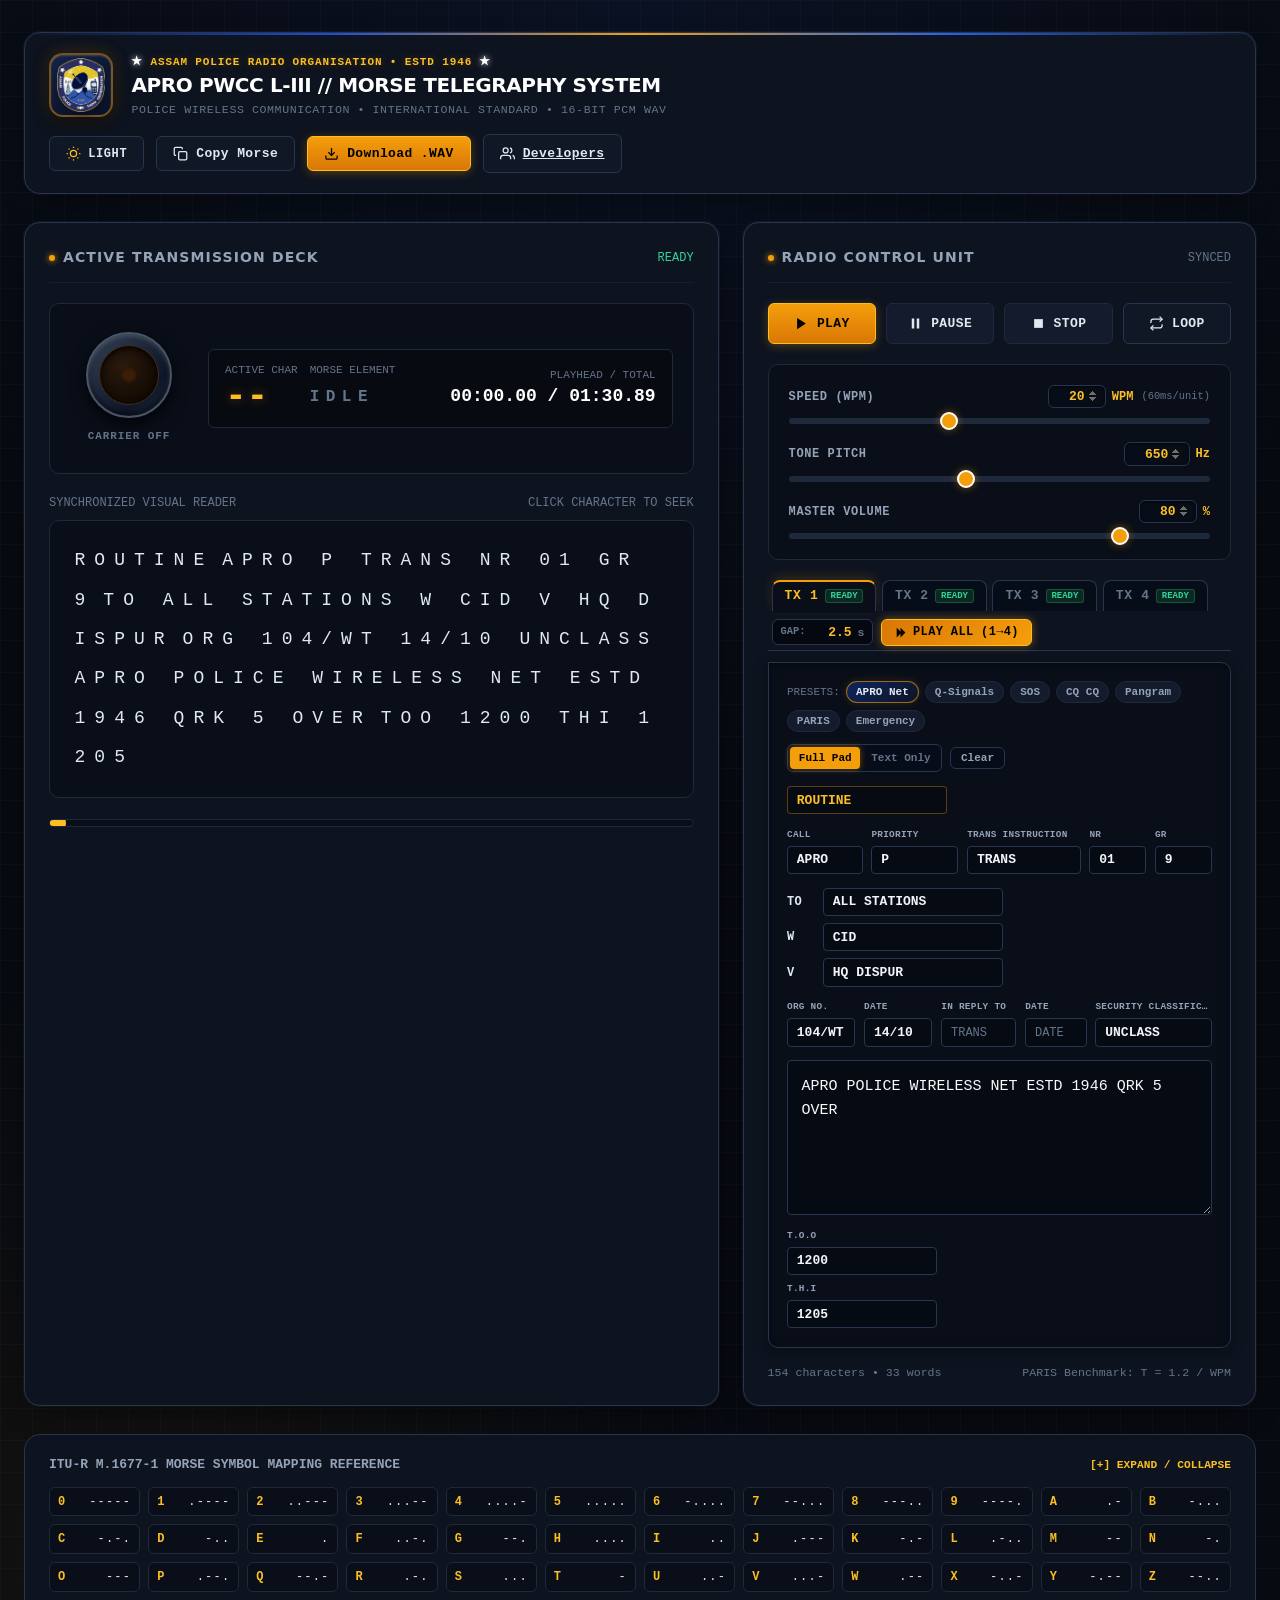
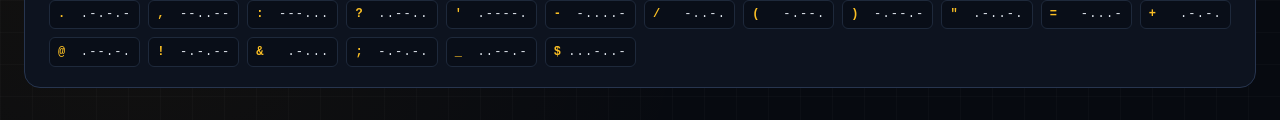
<file: index.html>
<!DOCTYPE html>
<html lang="en">

<head>
  <meta charset="UTF-8">
  <meta name="viewport" content="width=device-width, initial-scale=1.0">
  <title>APRO PWCC L-III // Assam Police Radio Organisation Morse Synthesizer</title>
  <meta name="description"
    content="Assam Police Radio Organisation (APRO) Morse code telegraphy synthesizer with International standard compliance, offline Web Audio PCM WAV rendering, and sample-exact playhead tracking.">
  <link rel="icon" type="image/png" href="assets/apro-logo.png">
  <link rel="stylesheet" href="styles.css">
  <script>
    (function () {
      try {
        const savedTheme = localStorage.getItem('apro_morse_theme');
        if (savedTheme === 'light') {
          document.documentElement.setAttribute('data-theme', 'light');
        }
      } catch (e) {}
    })();
  </script>
</head>

<body>

  <!-- Hidden native audio element for precise playback & URL binding -->
  <audio id="audio-playback" preload="auto"></audio>

  <div class="app-shell">

    <!-- Station Header -->
    <header class="station-header">
      <div class="station-brand">
        <div class="station-badge apro-badge" title="Assam Police Radio Organisation (Estd. 1946)">
          <img src="assets/apro-logo.png" alt="Assam Police Radio Organisation Emblem" class="apro-logo-img">
        </div>
        <div class="station-titles">
          <div class="station-org-pill">
            <span class="org-stars">★</span>
            <span>ASSAM POLICE RADIO ORGANISATION • ESTD 1946</span>
            <span class="org-stars">★</span>
          </div>
          <h1>APRO PWCC L-III // MORSE TELEGRAPHY SYSTEM</h1>
          <div class="meta">POLICE WIRELESS COMMUNICATION • INTERNATIONAL STANDARD • 16-BIT PCM WAV</div>
        </div>
      </div>

      <div class="header-actions">
        <!-- Theme Mode Toggle Button -->
        <button id="btn-theme-toggle" class="btn btn-outline btn-theme-toggle" title="Switch to Light Mode" aria-label="Toggle Light and Dark Mode">
          <svg class="theme-icon-sun" width="15" height="15" viewBox="0 0 24 24" fill="none" stroke="currentColor" stroke-width="2">
            <circle cx="12" cy="12" r="5"></circle>
            <line x1="12" y1="1" x2="12" y2="3"></line>
            <line x1="12" y1="21" x2="12" y2="23"></line>
            <line x1="4.22" y1="4.22" x2="5.64" y2="5.64"></line>
            <line x1="18.36" y1="18.36" x2="19.78" y2="19.78"></line>
            <line x1="1" y1="12" x2="3" y2="12"></line>
            <line x1="21" y1="12" x2="23" y2="12"></line>
            <line x1="4.22" y1="19.78" x2="5.64" y2="18.36"></line>
            <line x1="18.36" y1="5.64" x2="19.78" y2="4.22"></line>
          </svg>
          <svg class="theme-icon-moon" width="15" height="15" viewBox="0 0 24 24" fill="none" stroke="currentColor" stroke-width="2">
            <path d="M21 12.79A9 9 0 1 1 11.21 3 7 7 0 0 0 21 12.79z"></path>
          </svg>
          <span id="theme-toggle-label" class="theme-label">LIGHT</span>
        </button>
        <button id="btn-copy-morse" class="btn btn-outline" title="Copy formatted Morse code to clipboard">
          <svg width="15" height="15" viewBox="0 0 24 24" fill="none" stroke="currentColor" stroke-width="2">
            <rect x="9" y="9" width="13" height="13" rx="2" ry="2" />
            <path d="M5 15H4a2 2 0 0 1-2-2V4a2 2 0 0 1 2-2h9a2 2 0 0 1 2 2v1" />
          </svg>
          Copy Morse
        </button>
        <button id="btn-download-wav" class="btn btn-primary" title="Download uncompressed 16-bit PCM WAV file">
          <svg width="15" height="15" viewBox="0 0 24 24" fill="none" stroke="currentColor" stroke-width="2">
            <path d="M21 15v4a2 2 0 0 1-2 2H5a2 2 0 0 1-2-2v-4" />
            <polyline points="7 10 12 15 17 10" />
            <line x1="12" y1="15" x2="12" y2="3" />
          </svg>
          Download .WAV
        </button>
        <a href="developers.html" class="btn btn-outline" title="View APRO Technical Wing Engineering Dossier">
          <svg width="15" height="15" viewBox="0 0 24 24" fill="none" stroke="currentColor" stroke-width="2">
            <path d="M17 21v-2a4 4 0 0 0-4-4H5a4 4 0 0 0-4 4v2" />
            <circle cx="9" cy="7" r="4" />
            <path d="M23 21v-2a4 4 0 0 0-3-3.87" />
            <path d="M16 3.13a4 4 0 0 1 0 7.75" />
          </svg>
          Developers
        </a>
      </div>
    </header>

    <!-- Main Grid Workspace -->
    <main class="dashboard-grid">

      <!-- LEFT DECK: Telemetry & Interactive Visual Reader -->
      <section class="panel-card">
        <div class="panel-header">
          <div class="panel-title">Active Transmission Deck</div>
          <div id="deck-status" style="font-family: var(--font-mono); font-size: 0.75rem; color: var(--emerald-400);">
            READY</div>
        </div>

        <!-- Telemetry HUD & Lamp -->
        <div class="telemetry-deck">
          <!-- Physical Beacon Lamp Module -->
          <div id="beacon-module" class="beacon-module">
            <div class="beacon-bezel">
              <div class="beacon-lamp"></div>
            </div>
            <div id="beacon-status-label" class="beacon-label">CARRIER OFF</div>
          </div>

          <!-- Live Signal HUD -->
          <div class="telemetry-readout">
            <div class="hud-box">
              <div class="hud-char-section">
                <div>
                  <div class="hud-char-title">Active Char</div>
                  <div id="hud-char" class="hud-char-display">--</div>
                </div>
                <div>
                  <div class="hud-char-title">Morse Element</div>
                  <div id="hud-morse" class="hud-morse-display">
                    <span style="color: var(--text-dim); font-size: 1rem;">IDLE</span>
                  </div>
                </div>
              </div>

              <div class="hud-time-display">
                <div class="hud-char-title">Playhead / Total</div>
                <div class="current-time">
                  <span id="display-time-cur">00:00.00</span> / <span id="display-time-tot">00:00.00</span>
                </div>
              </div>
            </div>
          </div>
        </div>

        <!-- Synchronized Reader Section -->
        <div class="reader-container">
          <div class="reader-toolbar">
            <span>SYNCHRONIZED VISUAL READER</span>
            <span>CLICK CHARACTER TO SEEK</span>
          </div>

          <div id="reader-box" class="reader-scroll-box" tabindex="0" role="region"
            aria-label="Interactive Morse Text Reader">
            <div class="reader-empty-placeholder">Enter text on the right console to generate interactive playhead
              manifest...</div>
          </div>

          <!-- Timeline Scrubber -->
          <div class="timeline-scrubber">
            <div class="timeline-track-wrapper">
              <input type="range" id="timeline-slider" class="timeline-range" min="0" max="100" value="0" step="0.01"
                aria-label="Audio Playhead Scrubber">
            </div>
          </div>
        </div>
      </section>

      <!-- RIGHT DECK: Master Controls, Parameters & Buffer Input -->
      <section class="panel-card">
        <div class="panel-header">
          <div class="panel-title">Radio Control Unit</div>
          <div id="render-indicator" style="font-family: var(--font-mono); font-size: 0.75rem; color: var(--text-dim);">
            SYNCED</div>
        </div>

        <div class="control-cluster">

          <!-- Master Transport Buttons -->
          <div class="playback-buttons">
            <button id="btn-play" class="btn btn-primary" title="Start playback">
              <svg width="15" height="15" viewBox="0 0 24 24" fill="currentColor">
                <polygon points="5 3 19 12 5 21 5 3" />
              </svg>
              PLAY
            </button>
            <button id="btn-pause" class="btn" title="Pause playback">
              <svg width="15" height="15" viewBox="0 0 24 24" fill="currentColor">
                <rect x="6" y="4" width="4" height="16" />
                <rect x="14" y="4" width="4" height="16" />
              </svg>
              PAUSE
            </button>
            <button id="btn-stop" class="btn" title="Stop and reset to beginning">
              <svg width="15" height="15" viewBox="0 0 24 24" fill="currentColor">
                <rect x="5" y="5" width="14" height="14" />
              </svg>
              STOP
            </button>
            <button id="btn-loop" class="btn btn-outline" title="Toggle repeat playback">
              <svg width="15" height="15" viewBox="0 0 24 24" fill="none" stroke="currentColor" stroke-width="2">
                <polyline points="17 1 21 5 17 9" />
                <path d="M3 11V9a4 4 0 0 1 4-4h14" />
                <polyline points="7 23 3 19 7 15" />
                <path d="M21 13v2a4 4 0 0 1-4 4H3" />
              </svg>
              LOOP
            </button>
          </div>

          <!-- Parameter Range Sliders -->
          <!-- Parameter Range Sliders -->
          <div class="sliders-panel">
            <!-- Speed (WPM) -->
            <div class="slider-row">
              <div class="slider-header">
                <span class="label">Speed (WPM)</span>
                <div class="slider-input-group">
                  <input type="number" id="num-wpm" class="slider-number-input" min="5" max="45" value="20" step="1" aria-label="Speed in WPM">
                  <span class="unit-label">WPM</span>
                  <span id="val-unit-time" class="unit-subtext">(60ms/unit)</span>
                </div>
              </div>
              <input type="range" id="slider-wpm" class="styled-slider" min="5" max="45" value="20" step="1" aria-label="Speed slider">
            </div>

            <!-- Pitch (Hz) -->
            <div class="slider-row">
              <div class="slider-header">
                <span class="label">Tone Pitch</span>
                <div class="slider-input-group">
                  <input type="number" id="num-pitch" class="slider-number-input num-pitch" min="400" max="1000" value="650" step="10" aria-label="Tone Pitch in Hz">
                  <span class="unit-label">Hz</span>
                </div>
              </div>
              <input type="range" id="slider-pitch" class="styled-slider" min="400" max="1000" value="650" step="10" aria-label="Tone Pitch slider">
            </div>

            <!-- Volume (%) -->
            <div class="slider-row">
              <div class="slider-header">
                <span class="label">Master Volume</span>
                <div class="slider-input-group">
                  <input type="number" id="num-volume" class="slider-number-input" min="0" max="100" value="80" step="1" aria-label="Master Volume in Percent">
                  <span class="unit-label">%</span>
                </div>
              </div>
              <input type="range" id="slider-volume" class="styled-slider" min="0" max="100" value="80" step="1" aria-label="Master Volume slider">
            </div>
          </div>

          <!-- Tabbed Transmission Console (Docked 3 Slots with Telegraph Message Pad) -->
          <div class="input-section message-pad-section">

            <!-- Sleek Docked Transmission Tabs Bar -->
            <div class="transmission-tab-bar" role="tablist" aria-label="Prepared Transmissions">
              <div class="tx-tab-group">
                <button type="button" class="tx-tab slot-tab active" data-slot="0" role="tab" id="slot-tab-0" aria-selected="true" title="Transmission 1 (TX 1)">
                  <span class="tx-tab-num">TX 1</span>
                  <span class="tx-tab-title" id="slot-title-0" style="display:none">APRO Net Preamble</span>
                  <span class="slot-status-pill ready" id="slot-status-0">READY</span>
                </button>

                <button type="button" class="tx-tab slot-tab" data-slot="1" role="tab" id="slot-tab-1" aria-selected="false" title="Transmission 2 (TX 2)">
                  <span class="tx-tab-num">TX 2</span>
                  <span class="tx-tab-title" id="slot-title-1" style="display:none">Guwahati Sitrep</span>
                  <span class="slot-status-pill ready" id="slot-status-1">READY</span>
                </button>

                <button type="button" class="tx-tab slot-tab" data-slot="2" role="tab" id="slot-tab-2" aria-selected="false" title="Transmission 3 (TX 3)">
                  <span class="tx-tab-num">TX 3</span>
                  <span class="tx-tab-title" id="slot-title-2" style="display:none">Emergency Call</span>
                  <span class="slot-status-pill ready" id="slot-status-2">READY</span>
                </button>

                <button type="button" class="tx-tab slot-tab" data-slot="3" role="tab" id="slot-tab-3" aria-selected="false" title="Transmission 4 (TX 4)">
                  <span class="tx-tab-num">TX 4</span>
                  <span class="tx-tab-title" id="slot-title-3" style="display:none">Silchar Relay</span>
                  <span class="slot-status-pill ready" id="slot-status-3">READY</span>
                </button>
              </div>

              <!-- Batch Queue Controls Aligned on Tab Bar -->
              <div class="tx-tab-controls">
                <div class="queue-delay-wrapper" title="Seconds to pause before transmitting the next TX">
                  <label for="input-queue-delay" class="delay-label">GAP:</label>
                  <input type="number" id="input-queue-delay" class="queue-delay-input" min="0" max="60" step="0.5" value="2.5" aria-label="Seconds to pause before playing next transmission">
                  <span class="delay-unit">s</span>
                </div>
                <button type="button" id="btn-play-all" class="btn btn-primary btn-play-all" title="Transmit all 4 messages sequentially one by one">
                  <svg width="13" height="13" viewBox="0 0 24 24" fill="currentColor">
                    <polygon points="5 3 14 12 5 21 5 3" />
                    <polygon points="12 3 21 12 12 21 12 3" />
                  </svg>
                  PLAY ALL (1→4)
                </button>
              </div>
            </div>

            <!-- Authentic Signal Message Form (Telegraph Pad) matching Mockup.png -->
            <div class="telegraph-form-card tab-docked" role="region" aria-label="Police Wireless Message Form">
              <div class="msg-form-toolbar">
              <div class="presets-row">
                <span style="font-family: var(--font-mono); font-size: 0.6875rem; color: var(--text-dim);">PRESETS:</span>
                <button type="button" class="preset-chip preset-apro" data-preset="apro">APRO Net</button>
                <button type="button" class="preset-chip" data-preset="q-signals">Q-Signals</button>
                <button type="button" class="preset-chip" data-preset="sos">SOS</button>
                <button type="button" class="preset-chip" data-preset="cq">CQ CQ</button>
                <button type="button" class="preset-chip" data-preset="pangram">Pangram</button>
                <button type="button" class="preset-chip" data-preset="paris">PARIS</button>
                <button type="button" class="preset-chip" data-preset="emergency">Emergency</button>
              </div>
              <div class="msg-pad-actions">
                <div class="transmit-mode-toggle" title="Select whether to synthesize the complete wireless message pad or only the message text portion">
                  <label class="mode-pill" title="Synthesize complete signal form">
                    <input type="radio" name="transmit-mode" value="full" id="mode-transmit-full" checked>
                    <span>Full Pad</span>
                  </label>
                  <label class="mode-pill" title="Synthesize only message text portion">
                    <input type="radio" name="transmit-mode" value="body" id="mode-transmit-body">
                    <span>Text Only</span>
                  </label>
                </div>
                <button type="button" id="btn-clear-form" class="btn-clear-pad" title="Clear all fields in the message pad">
                  Clear
                </button>
              </div>
            </div>

            <!-- Top Row: Warnings -->
              <div class="tf-row tf-row-warnings">
                <div class="tf-field tf-field-warnings">
                  <input type="text" id="msg-warnings" class="tf-input" placeholder="Warnings" spellcheck="false" autocomplete="off" aria-label="Warnings">
                </div>
              </div>

              <!-- Row 1: CALL | PRIORITY | TRANS INSTRUCTION | NR | GR -->
              <div class="tf-row tf-grid-row1">
                <div class="tf-field">
                  <label for="msg-call" class="tf-label">CALL</label>
                  <input type="text" id="msg-call" class="tf-input" placeholder="CALL" spellcheck="false" autocomplete="off">
                </div>
                <div class="tf-field">
                  <label for="msg-priority" class="tf-label">PRIORITY</label>
                  <input type="text" id="msg-priority" class="tf-input" placeholder="PRIORITY" spellcheck="false" autocomplete="off">
                </div>
                <div class="tf-field">
                  <label for="msg-trans" class="tf-label">TRANS INSTRUCTION</label>
                  <input type="text" id="msg-trans" class="tf-input" placeholder="TRANS" spellcheck="false" autocomplete="off">
                </div>
                <div class="tf-field">
                  <label for="msg-nr" class="tf-label">NR</label>
                  <input type="text" id="msg-nr" class="tf-input" placeholder="NR" spellcheck="false" autocomplete="off">
                </div>
                <div class="tf-field">
                  <label for="msg-gr" class="tf-label">GR</label>
                  <input type="text" id="msg-gr" class="tf-input" placeholder="GR" spellcheck="false" autocomplete="off" title="Group / Word count">
                </div>
              </div>

              <!-- Row 2: TO, W, V (Stacked on Left) -->
              <div class="tf-row tf-routing-stack">
                <div class="tf-routing-item">
                  <label for="msg-to" class="tf-label tf-routing-label">TO</label>
                  <input type="text" id="msg-to" class="tf-input tf-routing-input" placeholder="TO" spellcheck="false" autocomplete="off">
                </div>
                <div class="tf-routing-item">
                  <label for="msg-w" class="tf-label tf-routing-label">W</label>
                  <input type="text" id="msg-w" class="tf-input tf-routing-input" placeholder="W" spellcheck="false" autocomplete="off">
                </div>
                <div class="tf-routing-item">
                  <label for="msg-v" class="tf-label tf-routing-label">V</label>
                  <input type="text" id="msg-v" class="tf-input tf-routing-input" placeholder="V" spellcheck="false" autocomplete="off">
                </div>
              </div>

              <!-- Row 3: ORG No. | DATE | IN REPLY TO | DATE | SECURITY CLASSIFICATION -->
              <div class="tf-row tf-grid-row3">
                <div class="tf-field">
                  <label for="msg-org-no" class="tf-label">ORG No.</label>
                  <input type="text" id="msg-org-no" class="tf-input" placeholder="CALL" spellcheck="false" autocomplete="off" title="Originator Reference Number">
                </div>
                <div class="tf-field">
                  <label for="msg-date-1" class="tf-label">DATE</label>
                  <input type="text" id="msg-date-1" class="tf-input" placeholder="PRIORITY" spellcheck="false" autocomplete="off" title="Date">
                </div>
                <div class="tf-field">
                  <label for="msg-in-reply-to" class="tf-label">IN REPLY TO</label>
                  <input type="text" id="msg-in-reply-to" class="tf-input" placeholder="TRANS" spellcheck="false" autocomplete="off" title="In Reply To">
                </div>
                <div class="tf-field">
                  <label for="msg-date-2" class="tf-label">DATE</label>
                  <input type="text" id="msg-date-2" class="tf-input" placeholder="DATE" spellcheck="false" autocomplete="off" title="Reply Date">
                </div>
                <div class="tf-field tf-security-col">
                  <label for="msg-security" class="tf-label">SECURITY CLASSIFICATION</label>
                  <input type="text" id="msg-security" class="tf-input" placeholder="SECURITY CLASSIFICATION" spellcheck="false" autocomplete="off">
                </div>
              </div>

              <!-- Row 4: MESSAGE TEXT PROTION (Main Textarea) -->
              <div class="tf-row tf-row-textarea">
                <div class="tf-field tf-field-textarea">
                  <textarea id="input-text" class="message-textarea tf-textarea"
                    placeholder="MESSAGE TEXT PROTION"
                    spellcheck="false">THE QUICK BROWN FOX JUMPS OVER THE LAZY DOG</textarea>
                </div>
              </div>

              <!-- Row 5: T.O.O and T.H.I (Bottom Left Stack) -->
              <div class="tf-row tf-footer-stack">
                <div class="tf-field tf-footer-field">
                  <label for="msg-too" class="tf-label">T.O.O</label>
                  <input type="text" id="msg-too" class="tf-input tf-footer-input" placeholder="T.O.O" spellcheck="false" autocomplete="off">
                </div>
                <div class="tf-field tf-footer-field">
                  <label for="msg-thi" class="tf-label">T.H.I</label>
                  <input type="text" id="msg-thi" class="tf-input tf-footer-input" placeholder="T.H.I" spellcheck="false" autocomplete="off">
                </div>
              </div>
            </div>

            <div class="textarea-footer">
              <span id="char-count-info">43 characters • 9 words</span>
              <span>PARIS Benchmark: T = 1.2 / WPM</span>
            </div>
          </div>

        </div>
      </section>

    </main>

    <!-- Quick Morse Reference Table -->
    <footer class="reference-section">
      <div id="ref-toggle" class="reference-title">
        <span>ITU-R M.1677-1 Morse Symbol Mapping Reference</span>
        <span style="font-size: 0.7rem; color: var(--amber-400);">[+] EXPAND / COLLAPSE</span>
      </div>
      <div id="ref-grid" class="reference-grid">
        <!-- Injected via JavaScript -->
      </div>
    </footer>

  </div>

  <!-- Toast Notification element -->
  <div id="toast" class="toast-popup">
    <svg width="16" height="16" viewBox="0 0 24 24" fill="none" stroke="var(--amber-400)" stroke-width="2">
      <polyline points="20 6 9 17 4 12" />
    </svg>
    <span id="toast-msg">Copied Morse to clipboard!</span>
  </div>

  <!-- Modular Application Architecture -->
  <script src="js/morse-table.js"></script>
  <script src="js/wav-serializer.js"></script>
  <script src="js/timeline.js"></script>
  <script src="js/audio-engine.js"></script>
  <script src="js/search.js"></script>
  <script src="js/ui.js"></script>
  <script src="js/main.js"></script>
</body>

</html>
</file>
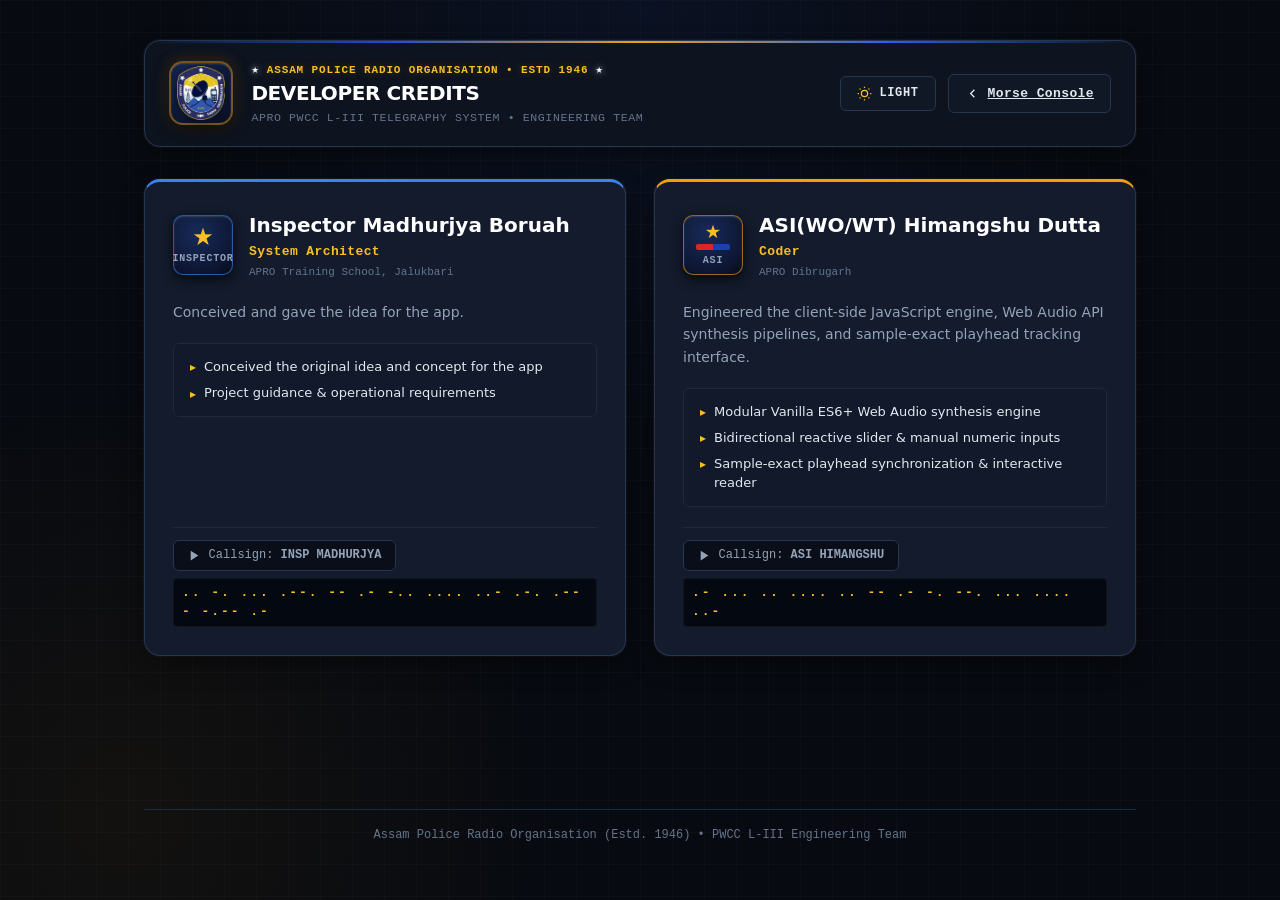
<file: developers.html>
<!DOCTYPE html>
<html lang="en">

<head>
  <meta charset="UTF-8">
  <meta name="viewport" content="width=device-width, initial-scale=1.0">
  <title>Developer Credits // APRO PWCC L-III</title>
  <meta name="description"
    content="Developer credits for the APRO PWCC L-III Morse Telegraphy System: Inspector Madhurjya (System Architect) and ASI Himangshu (Coder).">
  <link rel="icon" type="image/png" href="assets/apro-logo.png">
  <link rel="stylesheet" href="styles.css">
  <link rel="stylesheet" href="developers.css">
  <script>
    (function () {
      try {
        const savedTheme = localStorage.getItem('apro_morse_theme');
        if (savedTheme === 'light') {
          document.documentElement.setAttribute('data-theme', 'light');
        }
      } catch (e) {}
    })();
  </script>
</head>

<body>

  <div class="dev-container">

    <!-- Station Header -->
    <header class="station-header">
      <div class="station-brand">
        <a href="index.html" class="station-badge apro-badge" title="Return to Morse Synthesizer">
          <img src="assets/apro-logo.png" alt="Assam Police Radio Organisation Emblem" class="apro-logo-img">
        </a>
        <div class="station-titles">
          <div class="station-org-pill">
            <span class="org-stars">★</span>
            <span>ASSAM POLICE RADIO ORGANISATION • ESTD 1946</span>
            <span class="org-stars">★</span>
          </div>
          <h1>DEVELOPER CREDITS</h1>
          <div class="meta">APRO PWCC L-III TELEGRAPHY SYSTEM • ENGINEERING TEAM</div>
        </div>
      </div>

      <div class="header-actions">
        <!-- Theme Mode Toggle Button -->
        <button id="btn-theme-toggle" class="btn btn-outline btn-theme-toggle" title="Switch to Light Mode" aria-label="Toggle Light and Dark Mode">
          <svg class="theme-icon-sun" width="15" height="15" viewBox="0 0 24 24" fill="none" stroke="currentColor" stroke-width="2">
            <circle cx="12" cy="12" r="5"></circle>
            <line x1="12" y1="1" x2="12" y2="3"></line>
            <line x1="12" y1="21" x2="12" y2="23"></line>
            <line x1="4.22" y1="4.22" x2="5.64" y2="5.64"></line>
            <line x1="18.36" y1="18.36" x2="19.78" y2="19.78"></line>
            <line x1="1" y1="12" x2="3" y2="12"></line>
            <line x1="21" y1="12" x2="23" y2="12"></line>
            <line x1="4.22" y1="19.78" x2="5.64" y2="18.36"></line>
            <line x1="18.36" y1="5.64" x2="19.78" y2="4.22"></line>
          </svg>
          <svg class="theme-icon-moon" width="15" height="15" viewBox="0 0 24 24" fill="none" stroke="currentColor" stroke-width="2">
            <path d="M21 12.79A9 9 0 1 1 11.21 3 7 7 0 0 0 21 12.79z"></path>
          </svg>
          <span id="theme-toggle-label" class="theme-label">LIGHT</span>
        </button>
        <a href="index.html" class="btn btn-outline" title="Return to Morse Synthesizer">
          <svg width="15" height="15" viewBox="0 0 24 24" fill="none" stroke="currentColor" stroke-width="2">
            <polyline points="15 18 9 12 15 6" />
          </svg>
          Morse Console
        </a>
      </div>
    </header>

    <!-- Developer Profile Cards -->
    <main class="dev-cards-grid">

      <!-- Inspector Madhurjya (System Architect) -->
      <article class="dev-card arch-card">
        <div class="dev-card-header">
          <div class="dev-avatar arch-avatar">
            <div class="rank-stars-badge">
              <span style="font-size: 1.5rem;">★</span>
            </div>
            <span class="rank-title">INSPECTOR</span>
          </div>
          <div class="dev-identity">
            <h2>Inspector Madhurjya Boruah</h2>
            <div class="dev-role">System Architect</div>
            <div class="dev-division">APRO Training School, Jalukbari</div>
          </div>
        </div>

        <p class="dev-summary">
          Conceived and gave the idea for the app.
        </p>

        <div class="dev-highlights">
          <div class="highlight-item">
            <span class="highlight-bullet">▸</span>
            <span>Conceived the original idea and concept for the app</span>
          </div>
          <div class="highlight-item">
            <span class="highlight-bullet">▸</span>
            <span>Project guidance & operational requirements</span>
          </div>
        </div>

        <div class="dev-callsign-bar">
          <button id="btn-callsign-madhurjya" class="callsign-chip" title="Play Morse Callsign">
            <svg class="play-icon" width="13" height="13" viewBox="0 0 24 24" fill="currentColor">
              <polygon points="5 3 19 12 5 21 5 3" />
            </svg>
            <span class="chip-label">Callsign: <strong>INSP MADHURJYA </strong></span>
          </button>
          <span id="morse-madhurjya" class="morse-text">.. -. ... .--. -- .- -.. .... ..- .-. .--- -.-- .-</span>
        </div>
      </article>

      <!-- ASI Himangshu (Coder) -->
      <article class="dev-card coder-card">
        <div class="dev-card-header">
          <div class="dev-avatar coder-avatar">
            <div class="rank-stars-badge">
              <span style="font-size: 1.15rem;">★</span>
            </div>
            <div class="police-ribbon" title="Assam Police Ribbon"></div>
            <span class="rank-title">ASI</span>
          </div>
          <div class="dev-identity">
            <h2>ASI(WO/WT) Himangshu Dutta</h2>
            <div class="dev-role">Coder</div>
            <div class="dev-division">APRO Dibrugarh</div>
          </div>
        </div>

        <p class="dev-summary">
          Engineered the client-side JavaScript engine, Web Audio API synthesis pipelines, and sample-exact playhead
          tracking interface.
        </p>

        <div class="dev-highlights">
          <div class="highlight-item">
            <span class="highlight-bullet">▸</span>
            <span>Modular Vanilla ES6+ Web Audio synthesis engine</span>
          </div>
          <div class="highlight-item">
            <span class="highlight-bullet">▸</span>
            <span>Bidirectional reactive slider & manual numeric inputs</span>
          </div>
          <div class="highlight-item">
            <span class="highlight-bullet">▸</span>
            <span>Sample-exact playhead synchronization & interactive reader</span>
          </div>
        </div>

        <div class="dev-callsign-bar">
          <button id="btn-callsign-himangshu" class="callsign-chip" title="Play Morse Callsign">
            <svg class="play-icon" width="13" height="13" viewBox="0 0 24 24" fill="currentColor">
              <polygon points="5 3 19 12 5 21 5 3" />
            </svg>
            <span class="chip-label">Callsign: <strong>ASI HIMANGSHU</strong></span>
          </button>
          <span id="morse-himangshu" class="morse-text">.- ... .. .... .. -- .- -. --. ... .... ..-</span>
        </div>
      </article>

    </main>

    <!-- Clean Footer -->
    <footer class="dev-footer">
      <span>Assam Police Radio Organisation (Estd. 1946) • PWCC L-III Engineering Team</span>
    </footer>

  </div>

  <script src="js/developers.js"></script>
</body>

</html>
</file>
<file: styles.css>
/* ==========================================================================
   DESIGN SYSTEM & INSTRUMENT PANEL TOKENS
   ========================================================================== */
:root {
  --bg-deep: #070a10;
  --bg-panel: #0d131f;
  --bg-card: #131b2c;
  --bg-card-hover: #182339;
  --bg-inset: #090e18;
  
  --border-subtle: #1e293b;
  --border-panel: #27354f;
  --border-bright: #3b82f640;
  
  --text-main: #e2e8f0;
  --text-muted: #94a3b8;
  --text-dim: #64748b;
  
  --amber-50: #fffbeb;
  --amber-200: #fde68a;
  --amber-400: #fbbf24;
  --amber-500: #f59e0b;
  --amber-600: #d97706;
  --amber-glow: rgba(245, 158, 11, 0.45);
  --amber-flare: rgba(251, 191, 36, 0.85);

  --cyan-400: #22d3ee;
  --cyan-glow: rgba(34, 211, 238, 0.3);
  --emerald-400: #34d399;
  --red-400: #f87171;

  --font-mono: ui-monospace, SFMono-Regular, Menlo, Monaco, Consolas, "Liberation Mono", "Courier New", monospace;
  --font-sans: system-ui, -apple-system, BlinkMacSystemFont, "Segoe UI", Roboto, "Helvetica Neue", Arial, sans-serif;
  
  --radius-sm: 6px;
  --radius-md: 10px;
  --radius-lg: 16px;
  --radius-full: 9999px;

  --shadow-panel: 0 10px 30px -10px rgba(0, 0, 0, 0.7), 0 0 1px 1px rgba(255, 255, 255, 0.05);
  --shadow-beacon: 0 0 25px var(--amber-glow), 0 0 50px var(--amber-glow);
}

*, *::before, *::after {
  box-sizing: border-box;
  margin: 0;
  padding: 0;
}

body {
  background-color: var(--bg-deep);
  background-image: 
    radial-gradient(circle at 50% 0%, rgba(30, 58, 138, 0.15), transparent 45%),
    radial-gradient(circle at 10% 90%, rgba(245, 158, 11, 0.05), transparent 30%),
    linear-gradient(rgba(255, 255, 255, 0.02) 1px, transparent 1px),
    linear-gradient(90deg, rgba(255, 255, 255, 0.02) 1px, transparent 1px);
  background-size: 100% 100%, 100% 100%, 32px 32px, 32px 32px;
  color: var(--text-main);
  font-family: var(--font-sans);
  min-height: 100vh;
  display: flex;
  flex-direction: column;
  line-height: 1.5;
  -webkit-font-smoothing: antialiased;
  overflow-x: hidden;
}

/* Container */
.app-shell {
  max-width: 1380px;
  width: 100%;
  margin: 0 auto;
  padding: 1.5rem 1rem;
  display: flex;
  flex-direction: column;
  gap: 1.5rem;
  flex: 1;
}

@media (min-width: 768px) {
  .app-shell {
    padding: 2rem 1.5rem;
    gap: 1.75rem;
  }
}

/* Header Bar */
.station-header {
  background: var(--bg-panel);
  border: 1px solid var(--border-panel);
  border-radius: var(--radius-lg);
  padding: 1.25rem 1.5rem;
  display: flex;
  flex-wrap: wrap;
  align-items: center;
  justify-content: space-between;
  gap: 1rem;
  box-shadow: var(--shadow-panel);
  position: relative;
  overflow: hidden;
}

.station-header::before {
  content: '';
  position: absolute;
  top: 0;
  left: 0;
  right: 0;
  height: 2px;
  background: linear-gradient(90deg, transparent, #1d4ed8, var(--amber-500), #2563eb, transparent);
}

.station-brand {
  display: flex;
  align-items: center;
  gap: 1.15rem;
}

.station-badge.apro-badge {
  width: 64px;
  height: 64px;
  min-width: 64px;
  border-radius: 14px;
  background: radial-gradient(circle at 35% 30%, #172a59 0%, #0d1733 70%, #080f24 100%);
  border: 2px solid rgba(245, 158, 11, 0.45);
  display: flex;
  align-items: center;
  justify-content: center;
  box-shadow: 
    0 4px 16px rgba(0, 0, 0, 0.7),
    0 0 16px rgba(245, 158, 11, 0.25),
    inset 0 1px 2px rgba(255, 255, 255, 0.18);
  padding: 3px;
  position: relative;
  cursor: pointer;
  transition: transform 0.25s ease, border-color 0.25s ease, box-shadow 0.25s ease;
}

.station-badge.apro-badge:hover {
  transform: scale(1.05);
  border-color: var(--amber-400);
  box-shadow: 
    0 6px 22px rgba(0, 0, 0, 0.8),
    0 0 24px rgba(245, 158, 11, 0.5),
    inset 0 1px 3px rgba(255, 255, 255, 0.3);
}

.apro-logo-img {
  width: 100%;
  height: 100%;
  object-fit: contain;
  filter: drop-shadow(0 2px 4px rgba(0, 0, 0, 0.6));
  transition: filter 0.25s ease;
}

.station-titles {
  display: flex;
  flex-direction: column;
}

.station-org-pill {
  display: inline-flex;
  align-items: center;
  gap: 0.45rem;
  font-family: var(--font-mono);
  font-size: 0.6875rem;
  font-weight: 700;
  letter-spacing: 0.08em;
  color: var(--amber-400);
  text-transform: uppercase;
  margin-bottom: 0.15rem;
  text-shadow: 0 0 10px rgba(245, 158, 11, 0.3);
}

.station-org-pill .org-stars {
  color: #ffffff;
  font-size: 0.75rem;
  text-shadow: 0 0 6px rgba(255, 255, 255, 0.8);
}

.station-titles h1 {
  font-size: 1.25rem;
  font-weight: 700;
  letter-spacing: -0.02em;
  color: #fff;
  display: flex;
  align-items: center;
  gap: 0.5rem;
  line-height: 1.2;
}

.station-titles .meta {
  font-family: var(--font-mono);
  font-size: 0.725rem;
  color: var(--text-dim);
  letter-spacing: 0.05em;
  text-transform: uppercase;
  margin-top: 0.2rem;
}

.preset-chip.preset-apro {
  background: linear-gradient(135deg, rgba(29, 78, 216, 0.35), rgba(15, 23, 42, 0.8));
  border-color: rgba(245, 158, 11, 0.6);
  color: var(--amber-300);
  font-weight: 700;
  box-shadow: 0 0 8px rgba(245, 158, 11, 0.15);
}

.preset-chip.preset-apro:hover {
  background: linear-gradient(135deg, rgba(29, 78, 216, 0.55), rgba(245, 158, 11, 0.2));
  border-color: var(--amber-400);
  color: #fff;
  box-shadow: 0 0 14px rgba(245, 158, 11, 0.35);
}

@media (max-width: 640px) {
  .station-badge.apro-badge {
    width: 52px;
    height: 52px;
    min-width: 52px;
  }
  .station-titles h1 {
    font-size: 1.05rem;
  }
  .station-org-pill {
    font-size: 0.6rem;
  }
}

.header-actions {
  display: flex;
  align-items: center;
  gap: 0.75rem;
  flex-wrap: wrap;
}

/* Global Buttons */
.btn {
  display: inline-flex;
  align-items: center;
  justify-content: center;
  gap: 0.5rem;
  font-family: var(--font-mono);
  font-size: 0.8125rem;
  font-weight: 600;
  letter-spacing: 0.03em;
  padding: 0.55rem 1rem;
  border-radius: var(--radius-sm);
  border: 1px solid var(--border-subtle);
  background: var(--bg-card);
  color: var(--text-main);
  cursor: pointer;
  transition: all 0.15s ease-in-out;
  user-select: none;
  outline: none;
}

.btn:hover:not(:disabled) {
  background: var(--bg-card-hover);
  border-color: var(--border-panel);
  color: #fff;
  transform: translateY(-1px);
}

.btn:active:not(:disabled) {
  transform: translateY(0);
}

.btn:disabled {
  opacity: 0.45;
  cursor: not-allowed;
  pointer-events: none;
}

.btn-primary {
  background: linear-gradient(180deg, var(--amber-500), var(--amber-600));
  color: #000;
  border-color: var(--amber-400);
  font-weight: 700;
  box-shadow: 0 2px 10px rgba(245, 158, 11, 0.3);
}

.btn-primary:hover:not(:disabled) {
  background: linear-gradient(180deg, var(--amber-400), var(--amber-500));
  color: #000;
  box-shadow: 0 4px 14px rgba(245, 158, 11, 0.45);
}

.btn-primary:disabled {
  background: #1e293b !important;
  border-color: #334155 !important;
  color: var(--text-dim) !important;
  box-shadow: none !important;
}

.btn-outline {
  background: rgba(19, 27, 44, 0.6);
  border-color: var(--border-panel);
}

.btn-outline:hover:not(:disabled) {
  border-color: var(--amber-500);
  color: var(--amber-400);
  box-shadow: 0 0 12px var(--amber-glow);
}

/* Theme Toggle Button */
.btn-theme-toggle {
  display: inline-flex;
  align-items: center;
  gap: 0.45rem;
  font-weight: 700;
}

.theme-icon-sun {
  display: block;
  color: var(--amber-400);
}

.theme-icon-moon {
  display: none;
}

.theme-label {
  font-size: 0.75rem;
  letter-spacing: 0.05em;
}

.btn-active {
  background: var(--amber-500);
  color: #000 !important;
  border-color: var(--amber-400);
}

@keyframes spin {
  from { transform: rotate(0deg); }
  to { transform: rotate(360deg); }
}

.spin-icon {
  animation: spin 0.8s linear infinite;
  flex-shrink: 0;
}

/* Main Grid Layout */
.dashboard-grid {
  display: grid;
  grid-template-columns: 1fr;
  gap: 1.5rem;
}

@media (min-width: 1024px) {
  .dashboard-grid {
    grid-template-columns: 1.15fr 0.85fr;
  }
}

/* Panels & Cards */
.panel-card {
  background: var(--bg-panel);
  border: 1px solid var(--border-panel);
  border-radius: var(--radius-lg);
  padding: 1.5rem;
  display: flex;
  flex-direction: column;
  gap: 1.25rem;
  box-shadow: var(--shadow-panel);
  position: relative;
}

.panel-header {
  display: flex;
  align-items: center;
  justify-content: space-between;
  border-bottom: 1px solid rgba(255, 255, 255, 0.05);
  padding-bottom: 0.875rem;
}

.panel-title {
  font-size: 0.875rem;
  font-weight: 700;
  letter-spacing: 0.08em;
  text-transform: uppercase;
  color: var(--text-muted);
  display: flex;
  align-items: center;
  gap: 0.5rem;
}

.panel-title::before {
  content: '';
  display: inline-block;
  width: 6px;
  height: 6px;
  border-radius: 50%;
  background: var(--amber-500);
  box-shadow: 0 0 6px var(--amber-500);
}

/* Left Deck: Telemetry & Beacon */
.telemetry-deck {
  display: grid;
  grid-template-columns: 1fr;
  gap: 1.25rem;
  background: var(--bg-inset);
  border: 1px solid var(--border-subtle);
  border-radius: var(--radius-md);
  padding: 1.25rem;
}

@media (min-width: 640px) {
  .telemetry-deck {
    grid-template-columns: auto 1fr;
    align-items: center;
  }
}

/* Physical Signal Beacon Lamp */
.beacon-module {
  display: flex;
  flex-direction: column;
  align-items: center;
  justify-content: center;
  gap: 0.625rem;
  padding: 0.5rem 1rem;
}

.beacon-bezel {
  width: 86px;
  height: 86px;
  border-radius: 50%;
  background: linear-gradient(135deg, #334155, #0f172a 70%, #1e293b);
  border: 2px solid #475569;
  display: flex;
  align-items: center;
  justify-content: center;
  box-shadow: 
    0 6px 16px rgba(0, 0, 0, 0.8),
    inset 0 2px 4px rgba(255, 255, 255, 0.2),
    inset 0 -2px 6px rgba(0, 0, 0, 0.8);
  position: relative;
}

.beacon-lamp {
  width: 60px;
  height: 60px;
  border-radius: 50%;
  background: radial-gradient(circle at 40% 35%, #291a0c 0%, #170d05 60%, #080402 100%);
  border: 1px solid #452a12;
  box-shadow: inset 0 2px 6px rgba(0, 0, 0, 0.9);
  transition: all 0.05s ease-out;
  position: relative;
  overflow: hidden;
}

/* Inner filament simulation */
.beacon-lamp::after {
  content: '';
  position: absolute;
  top: 50%;
  left: 50%;
  width: 14px;
  height: 14px;
  transform: translate(-50%, -50%);
  border-radius: 50%;
  background: #3b1e06;
  filter: blur(1px);
  transition: all 0.05s ease-out;
}

/* ACTIVE GLOW STATE */
.beacon-module.active .beacon-lamp {
  background: radial-gradient(circle at 40% 35%, var(--amber-50) 0%, var(--amber-200) 25%, var(--amber-500) 65%, var(--amber-600) 100%);
  border-color: var(--amber-200);
  box-shadow: 
    0 0 16px var(--amber-flare),
    0 0 35px var(--amber-500),
    0 0 65px var(--amber-glow),
    inset 0 2px 8px rgba(255, 255, 255, 0.9);
  transform: scale(1.02);
}

.beacon-module.active .beacon-lamp::after {
  background: #ffffff;
  box-shadow: 0 0 12px #fff;
}

.beacon-label {
  font-family: var(--font-mono);
  font-size: 0.6875rem;
  font-weight: 700;
  letter-spacing: 0.08em;
  text-transform: uppercase;
  color: var(--text-dim);
  transition: color 0.1s ease;
}

.beacon-module.active .beacon-label {
  color: var(--amber-400);
  text-shadow: 0 0 8px var(--amber-glow);
}

/* Telemetry Readout */
.telemetry-readout {
  display: flex;
  flex-direction: column;
  gap: 0.75rem;
  width: 100%;
}

.hud-box {
  background: var(--bg-deep);
  border: 1px solid var(--border-subtle);
  border-radius: var(--radius-sm);
  padding: 0.75rem 1rem;
  display: flex;
  align-items: center;
  justify-content: space-between;
  gap: 1rem;
}

.hud-char-section {
  display: flex;
  align-items: baseline;
  gap: 0.75rem;
}

.hud-char-title {
  font-family: var(--font-mono);
  font-size: 0.6875rem;
  color: var(--text-dim);
  text-transform: uppercase;
}

.hud-char-display {
  font-family: var(--font-mono);
  font-size: 2.25rem;
  font-weight: 800;
  line-height: 1;
  color: var(--amber-400);
  min-width: 48px;
  text-shadow: 0 0 12px var(--amber-glow);
}

.hud-morse-display {
  font-family: var(--font-mono);
  font-size: 1.625rem;
  font-weight: 700;
  letter-spacing: 0.25em;
  color: #fff;
  display: flex;
  align-items: center;
  gap: 0.35rem;
  min-height: 2.25rem;
}

.symbol-glyph {
  display: inline-block;
  padding: 0 0.15rem;
  border-radius: 4px;
  transition: all 0.05s ease;
}

.symbol-glyph.sounding {
  color: #000;
  background: var(--amber-400);
  box-shadow: 0 0 12px var(--amber-flare);
  transform: scale(1.15);
}

.hud-time-display {
  font-family: var(--font-mono);
  font-size: 0.875rem;
  color: var(--text-muted);
  text-align: right;
}

.hud-time-display .current-time {
  font-size: 1.125rem;
  font-weight: 700;
  color: #fff;
}

/* Synchronized Interactive Text Reader */
.reader-container {
  display: flex;
  flex-direction: column;
  gap: 0.5rem;
}

.reader-toolbar {
  display: flex;
  justify-content: space-between;
  align-items: center;
  font-family: var(--font-mono);
  font-size: 0.75rem;
  color: var(--text-dim);
}

.reader-scroll-box {
  background: var(--bg-inset);
  border: 1px solid var(--border-subtle);
  border-radius: var(--radius-md);
  min-height: 220px;
  max-height: 340px;
  overflow-y: auto;
  padding: 1.25rem;
  font-family: var(--font-mono);
  font-size: 1.125rem;
  line-height: 1.9;
  white-space: pre-wrap;
  word-break: break-word;
  user-select: text;
  position: relative;
}

/* Custom scrollbar */
.reader-scroll-box::-webkit-scrollbar {
  width: 8px;
}
.reader-scroll-box::-webkit-scrollbar-track {
  background: var(--bg-inset);
}
.reader-scroll-box::-webkit-scrollbar-thumb {
  background: var(--border-panel);
  border-radius: 4px;
}
.reader-scroll-box::-webkit-scrollbar-thumb:hover {
  background: var(--text-dim);
}

.reader-char {
  display: inline-block;
  padding: 0.05rem 0.2rem;
  margin: 0.05rem 0.02rem;
  border-radius: 4px;
  cursor: pointer;
  color: var(--text-main);
  border: 1px solid transparent;
  transition: background-color 0.1s ease, color 0.1s ease, border-color 0.1s ease;
}

.reader-char:hover {
  background: rgba(255, 255, 255, 0.08);
  border-color: var(--border-panel);
  color: #fff;
}

/* Active Highlight Playhead */
.reader-char.is-active {
  background: var(--amber-500);
  color: #000 !important;
  font-weight: 700;
  border-color: var(--amber-300);
  box-shadow: 0 0 14px var(--amber-glow);
  transform: scale(1.05);
}

.reader-char.is-space {
  min-width: 0.5em;
}

.reader-empty-placeholder {
  color: var(--text-dim);
  font-style: italic;
  display: flex;
  align-items: center;
  justify-content: center;
  height: 180px;
}

/* Seek scrubber */
.timeline-scrubber {
  display: flex;
  flex-direction: column;
  gap: 0.35rem;
  margin-top: 0.5rem;
}

.timeline-track-wrapper {
  position: relative;
  width: 100%;
  height: 18px;
  display: flex;
  align-items: center;
  cursor: pointer;
}

.timeline-range {
  -webkit-appearance: none;
  appearance: none;
  width: 100%;
  height: 8px;
  background: var(--bg-inset);
  border: 1px solid var(--border-subtle);
  border-radius: var(--radius-full);
  outline: none;
  cursor: pointer;
  position: relative;
  overflow: hidden;
}

.timeline-range::-webkit-slider-thumb {
  -webkit-appearance: none;
  appearance: none;
  width: 16px;
  height: 16px;
  border-radius: 50%;
  background: var(--amber-400);
  box-shadow: -407px 0 0 400px var(--amber-500);
  cursor: pointer;
}

.timeline-range::-moz-range-thumb {
  width: 16px;
  height: 16px;
  border-radius: 50%;
  background: var(--amber-400);
  cursor: pointer;
  border: none;
}

.timeline-range::-moz-range-progress {
  background-color: var(--amber-500);
  height: 8px;
  border-radius: var(--radius-full);
}

/* Right Deck: Controls & Text Input */
.control-cluster {
  display: flex;
  flex-direction: column;
  gap: 1.25rem;
}

.playback-buttons {
  display: grid;
  grid-template-columns: repeat(4, 1fr);
  gap: 0.625rem;
}

.playback-buttons .btn {
  padding: 0.75rem 0.5rem;
  font-size: 0.8125rem;
}

/* Range Sliders Group */
.sliders-panel {
  background: var(--bg-inset);
  border: 1px solid var(--border-subtle);
  border-radius: var(--radius-md);
  padding: 1.25rem;
  display: flex;
  flex-direction: column;
  gap: 1.125rem;
}

.slider-row {
  display: flex;
  flex-direction: column;
  gap: 0.375rem;
}

.slider-header {
  display: flex;
  justify-content: space-between;
  align-items: center;
  font-family: var(--font-mono);
  font-size: 0.75rem;
  margin-bottom: 0.25rem;
}

.slider-header .label {
  color: var(--text-muted);
  text-transform: uppercase;
  letter-spacing: 0.05em;
  font-weight: 600;
}

.slider-input-group {
  display: inline-flex;
  align-items: center;
  gap: 0.35rem;
}

.slider-number-input {
  width: 58px;
  background: #070d18;
  border: 1px solid var(--border-panel);
  border-radius: var(--radius-sm);
  padding: 0.2rem 0.35rem;
  font-family: var(--font-mono);
  font-size: 0.8125rem;
  font-weight: 700;
  color: var(--amber-400);
  text-align: right;
  outline: none;
  transition: all 0.15s ease;
  box-shadow: inset 0 1px 3px rgba(0, 0, 0, 0.7);
}

.slider-number-input.num-pitch {
  width: 66px;
}

.slider-number-input:hover {
  border-color: #3b82f660;
}

.slider-number-input:focus {
  border-color: var(--amber-500);
  box-shadow: 0 0 8px var(--amber-glow), inset 0 1px 3px rgba(0, 0, 0, 0.7);
  color: #fff;
}

/* Styled number spinners */
.slider-number-input::-webkit-inner-spin-button,
.slider-number-input::-webkit-outer-spin-button {
  opacity: 0.6;
  cursor: pointer;
  filter: invert(1);
}

.slider-number-input:hover::-webkit-inner-spin-button,
.slider-number-input:hover::-webkit-outer-spin-button {
  opacity: 1;
}

.unit-label {
  font-family: var(--font-mono);
  font-size: 0.75rem;
  font-weight: 700;
  color: var(--amber-400);
}

.unit-subtext {
  font-family: var(--font-mono);
  font-size: 0.65rem;
  color: var(--text-dim);
  margin-left: 0.15rem;
}

.styled-slider {
  -webkit-appearance: none;
  appearance: none;
  width: 100%;
  height: 6px;
  background: #1e293b;
  border-radius: var(--radius-full);
  outline: none;
  cursor: pointer;
}

.styled-slider::-webkit-slider-thumb {
  -webkit-appearance: none;
  appearance: none;
  width: 18px;
  height: 18px;
  border-radius: 50%;
  background: var(--amber-500);
  border: 2px solid #fff;
  box-shadow: 0 0 8px var(--amber-glow);
  cursor: pointer;
  transition: transform 0.1s ease;
}

.styled-slider::-webkit-slider-thumb:hover {
  transform: scale(1.2);
}

.styled-slider::-moz-range-thumb {
  width: 18px;
  height: 18px;
  border-radius: 50%;
  background: var(--amber-500);
  border: 2px solid #fff;
  box-shadow: 0 0 8px var(--amber-glow);
  cursor: pointer;
}

/* ==========================================================================
   TRANSMISSION CONSOLE: DOCKED TABS (TX 1, TX 2, TX 3)
   ========================================================================== */
.message-pad-section {
  display: flex;
  flex-direction: column;
  gap: 0;
  position: relative;
}

/* Tab Bar sitting flush on top of the message pad */
.transmission-tab-bar {
  display: flex;
  align-items: flex-end;
  justify-content: space-between;
  gap: 0.5rem;
  border-bottom: 1px solid var(--border-panel);
  padding: 0 0.25rem;
  margin-bottom: -1px;
  position: relative;
  z-index: 2;
  flex-wrap: wrap;
}

.tx-tab-group {
  display: flex;
  align-items: flex-end;
  gap: 0.35rem;
  flex-wrap: wrap;
}

.tx-tab {
  background: #070d18;
  border: 1px solid var(--border-panel);
  border-bottom: none;
  border-radius: 8px 8px 0 0;
  padding: 0.45rem 0.75rem;
  display: inline-flex;
  align-items: center;
  gap: 0.4rem;
  cursor: pointer;
  transition: all 0.15s ease;
  position: relative;
  color: var(--text-muted);
  outline: none;
}

.tx-tab:hover {
  background: #0d1524;
  color: #fff;
  border-color: #3b82f650;
}

.tx-tab.active {
  background: #090e19;
  border-color: var(--border-panel);
  border-top: 2px solid var(--amber-500);
  padding-top: calc(0.45rem - 1px);
  color: #fff;
  box-shadow: 0 -4px 12px rgba(245, 158, 11, 0.15);
  z-index: 3;
}

.tx-tab.active::after {
  content: '';
  position: absolute;
  left: 0;
  right: 0;
  bottom: -2px;
  height: 3px;
  background: #090e19; /* Blends seamlessly into docked card below */
}

.tx-tab.transmitting {
  border-top-color: var(--emerald-400);
  background: #081714;
  animation: tab-pulse-glow 1s infinite alternate;
}

@keyframes tab-pulse-glow {
  from { box-shadow: 0 -2px 8px rgba(52, 211, 153, 0.3); }
  to { box-shadow: 0 -4px 18px rgba(245, 158, 11, 0.5); }
}

.tx-tab-num {
  font-family: var(--font-mono);
  font-size: 0.8125rem;
  font-weight: 800;
  letter-spacing: 0.05em;
  color: var(--text-dim);
}

.tx-tab.active .tx-tab-num {
  color: var(--amber-400);
}

.tx-tab-title {
  font-family: var(--font-mono);
  font-size: 0.75rem;
  font-weight: 700;
  max-width: 140px;
  white-space: nowrap;
  overflow: hidden;
  text-overflow: ellipsis;
}

.slot-status-pill {
  font-family: var(--font-mono);
  font-size: 0.5625rem;
  font-weight: 700;
  padding: 0.08rem 0.3rem;
  border-radius: 3px;
  background: rgba(148, 163, 184, 0.15);
  color: var(--text-dim);
  text-transform: uppercase;
}

.slot-status-pill.ready {
  background: rgba(34, 197, 94, 0.15);
  color: var(--emerald-400);
  border: 1px solid rgba(34, 197, 94, 0.3);
}

.slot-status-pill.transmitting {
  background: rgba(245, 158, 11, 0.2);
  color: var(--amber-400);
  border: 1px solid var(--amber-500);
  animation: pulse-badge 1s infinite alternate;
}

@keyframes pulse-badge {
  from { opacity: 0.7; }
  to { opacity: 1; text-shadow: 0 0 6px var(--amber-glow); }
}

.slot-status-pill.done {
  background: rgba(59, 130, 246, 0.15);
  color: #60a5fa;
  border: 1px solid rgba(59, 130, 246, 0.3);
}

/* Controls inside tab header bar */
.tx-tab-controls {
  display: inline-flex;
  align-items: center;
  gap: 0.5rem;
  margin-bottom: 0.25rem;
}

.queue-delay-wrapper {
  display: inline-flex;
  align-items: center;
  gap: 0.25rem;
  background: #050811;
  border: 1px solid var(--border-panel);
  border-radius: var(--radius-sm);
  padding: 0.2rem 0.5rem;
  transition: all 0.15s ease;
}

.queue-delay-wrapper:focus-within {
  border-color: var(--amber-500);
  box-shadow: 0 0 8px var(--amber-glow);
}

.delay-label {
  font-family: var(--font-mono);
  font-size: 0.65rem;
  font-weight: 700;
  color: var(--text-dim);
  user-select: none;
}

.queue-delay-input {
  background: transparent;
  border: none;
  width: 44px;
  font-family: var(--font-mono);
  font-size: 0.8125rem;
  font-weight: 700;
  color: var(--amber-400);
  outline: none;
  text-align: right;
  padding: 0 2px;
  -moz-appearance: textfield;
}

.queue-delay-input::-webkit-outer-spin-button,
.queue-delay-input::-webkit-inner-spin-button {
  -webkit-appearance: none;
  margin: 0;
}

.queue-delay-input:focus {
  color: #fff;
}

.delay-unit {
  font-family: var(--font-mono);
  font-size: 0.72rem;
  font-weight: 700;
  color: var(--text-dim);
  user-select: none;
}

.queue-delay-select {
  background: transparent;
  border: none;
  font-family: var(--font-mono);
  font-size: 0.75rem;
  font-weight: 700;
  color: var(--amber-400);
  outline: none;
  cursor: pointer;
}

.queue-delay-select option {
  background: #0d131f;
  color: #fff;
}

.btn-play-all {
  background: linear-gradient(135deg, #d97706, #f59e0b);
  color: #000 !important;
  font-weight: 800;
  border: 1px solid var(--amber-400);
  padding: 0.35rem 0.75rem;
  border-radius: var(--radius-sm);
  box-shadow: 0 0 10px var(--amber-glow);
  transition: all 0.15s ease;
  font-size: 0.75rem;
  display: inline-flex;
  align-items: center;
  gap: 0.35rem;
}

.btn-play-all:hover {
  background: linear-gradient(135deg, #f59e0b, #fbbf24);
  box-shadow: 0 0 16px var(--amber-flare);
  transform: translateY(-1px);
}

.btn-play-all.transmitting {
  background: linear-gradient(135deg, #10b981, #34d399);
  border-color: #6ee7b7;
  color: #000 !important;
  animation: pulse-transmitting 1.2s infinite;
}

@keyframes pulse-transmitting {
  0%, 100% { box-shadow: 0 0 8px rgba(52, 211, 153, 0.4); }
  50% { box-shadow: 0 0 20px rgba(52, 211, 153, 0.9); }
}

/* Docked Form Card */
.telegraph-form-card.tab-docked {
  border-top-left-radius: 0;
  border-top: 1px solid var(--border-panel);
  margin-top: 0;
}

@media (max-width: 768px) {
  .transmission-tab-bar {
    flex-direction: column;
    align-items: stretch;
    gap: 0.5rem;
  }
  .tx-tab-controls {
    justify-content: flex-end;
  }
  .tx-tab-title {
    max-width: 80px;
  }
}

/* Message Input Box & Telegraph Form */
.input-section {
  display: flex;
  flex-direction: column;
  gap: 0.75rem;
}

.msg-form-toolbar {
  display: flex;
  align-items: center;
  justify-content: space-between;
  gap: 0.75rem;
  flex-wrap: wrap;
}

.presets-row {
  display: flex;
  align-items: center;
  gap: 0.4rem;
  flex-wrap: wrap;
}

.preset-chip {
  font-family: var(--font-mono);
  font-size: 0.6875rem;
  font-weight: 600;
  padding: 0.25rem 0.55rem;
  border-radius: var(--radius-full);
  background: var(--bg-card);
  border: 1px solid var(--border-subtle);
  color: var(--text-muted);
  cursor: pointer;
  transition: all 0.12s ease;
}

.preset-chip:hover {
  background: var(--bg-card-hover);
  color: var(--amber-400);
  border-color: var(--amber-500);
}

.msg-pad-actions {
  display: inline-flex;
  align-items: center;
  gap: 0.5rem;
}

.transmit-mode-toggle {
  display: inline-flex;
  background: #070d18;
  border: 1px solid var(--border-panel);
  border-radius: var(--radius-sm);
  padding: 2px;
  gap: 2px;
}

.mode-pill {
  display: inline-flex;
  align-items: center;
  cursor: pointer;
  padding: 0.2rem 0.55rem;
  border-radius: 4px;
  font-family: var(--font-mono);
  font-size: 0.6875rem;
  font-weight: 600;
  color: var(--text-dim);
  transition: all 0.15s ease;
  user-select: none;
}

.mode-pill input[type="radio"] {
  display: none;
}

.mode-pill:has(input:checked) {
  background: var(--amber-500);
  color: #000;
  font-weight: 700;
  box-shadow: 0 0 6px var(--amber-glow);
}

.btn-clear-pad {
  font-family: var(--font-mono);
  font-size: 0.6875rem;
  font-weight: 600;
  padding: 0.25rem 0.6rem;
  border-radius: var(--radius-sm);
  background: #070d18;
  border: 1px solid var(--border-panel);
  color: var(--text-muted);
  cursor: pointer;
  transition: all 0.15s ease;
}

.btn-clear-pad:hover {
  border-color: var(--red-400);
  color: var(--red-400);
  background: rgba(248, 113, 113, 0.12);
}

/* Authentic Telegraph Message Pad Form matching Mockup.png */
.telegraph-form-card {
  background: #090e19;
  border: 1px solid var(--border-panel);
  border-radius: var(--radius-md);
  padding: 1.15rem;
  display: flex;
  flex-direction: column;
  gap: 0.85rem;
  box-shadow: inset 0 2px 6px rgba(0, 0, 0, 0.5), 0 4px 14px rgba(0, 0, 0, 0.35);
}

.telegraph-form-card.tab-docked {
  border-top-left-radius: 0;
}

.tf-row {
  display: flex;
  width: 100%;
}

.tf-field {
  display: flex;
  flex-direction: column;
  gap: 0.25rem;
  min-width: 0;
}

.tf-label {
  font-family: var(--font-mono);
  font-size: 0.5875rem;
  font-weight: 700;
  letter-spacing: 0.03em;
  color: #94a3b8;
  text-transform: uppercase;
  white-space: nowrap;
  overflow: hidden;
  text-overflow: ellipsis;
}

.tf-input {
  width: 100%;
  background: #060a12;
  border: 1px solid #27354f;
  border-radius: 4px;
  padding: 0.35rem 0.55rem;
  font-family: var(--font-mono);
  font-size: 0.8125rem;
  font-weight: 600;
  color: #f1f5f9;
  outline: none;
  transition: all 0.15s ease;
}

.tf-input::placeholder {
  color: #64748b;
  font-size: 0.75rem;
  font-weight: 500;
}

.tf-input:hover {
  border-color: #3b82f650;
}

.tf-input:focus {
  border-color: var(--amber-500);
  box-shadow: 0 0 8px var(--amber-glow);
  background: #030712;
  color: #fff;
}

/* Warnings Field at Top Left */
.tf-row-warnings {
  justify-content: flex-start;
}

.tf-field-warnings {
  width: 160px;
}

.tf-field-warnings .tf-input {
  font-weight: 700;
  color: var(--amber-400);
  border-color: rgba(245, 158, 11, 0.35);
}

.tf-field-warnings .tf-input:focus {
  border-color: var(--amber-500);
}

/* Row 1 Grid: CALL, PRIORITY, TRANS INSTRUCTION, NR, GR */
.tf-grid-row1 {
  display: grid;
  grid-template-columns: 1fr 1.15fr 1.5fr 0.75fr 0.75fr;
  gap: 0.55rem;
  align-items: flex-end;
}

/* Row 3 Grid: ORG No., DATE, IN REPLY TO, DATE, SECURITY CLASSIFICATION */
.tf-grid-row3 {
  display: grid;
  grid-template-columns: 1fr 1fr 1.1fr 0.9fr 1.7fr;
  gap: 0.55rem;
  align-items: flex-end;
}

.tf-grid-5 {
  display: grid;
  grid-template-columns: repeat(5, 1fr);
  gap: 0.65rem;
  align-items: flex-end;
}

.tf-security-col {
  grid-column: span 1;
}

/* Routing Stack: TO, W, V */
.tf-routing-stack {
  display: flex;
  flex-direction: column;
  gap: 0.45rem;
  align-items: flex-start;
}

.tf-routing-item {
  display: flex;
  align-items: center;
  gap: 0.75rem;
  width: 100%;
  max-width: 240px;
}

.tf-routing-label {
  min-width: 24px;
  font-size: 0.75rem;
  font-weight: 800;
  color: #e2e8f0;
}

.tf-routing-input {
  flex: 1;
  max-width: 180px;
}

/* Main Message Text Area */
.tf-row-textarea {
  width: 100%;
}

.tf-field-textarea {
  width: 100%;
}

.tf-textarea {
  width: 100%;
  height: 155px;
  min-height: 130px;
  resize: vertical;
  background: #060a12;
  border: 1px solid #27354f;
  border-radius: 4px;
  padding: 0.85rem;
  font-family: var(--font-mono);
  font-size: 0.9375rem;
  line-height: 1.6;
  color: #f8fafc;
  outline: none;
  transition: all 0.15s ease;
}

.tf-textarea::placeholder {
  color: #64748b;
  font-weight: 600;
  letter-spacing: 0.04em;
}

.tf-textarea:hover {
  border-color: #3b82f650;
}

.tf-textarea:focus {
  border-color: var(--amber-500);
  box-shadow: 0 0 10px var(--amber-glow);
  background: #030712;
}

/* Footer Stack: T.O.O & T.H.I */
.tf-footer-stack {
  display: flex;
  flex-direction: column;
  gap: 0.45rem;
  align-items: flex-start;
}

.tf-footer-field {
  width: 150px;
}

.tf-footer-input {
  width: 100%;
}

/* Responsive Rules for Telegraph Pad */
@media (max-width: 768px) {
  .tf-grid-row1,
  .tf-grid-row3,
  .tf-grid-5 {
    grid-template-columns: repeat(2, 1fr);
  }
  .tf-security-col {
    grid-column: span 2;
  }
  .tf-routing-item {
    max-width: 100%;
  }
}

@media (max-width: 480px) {
  .tf-grid-row1,
  .tf-grid-row3,
  .tf-grid-5 {
    grid-template-columns: 1fr;
  }
  .tf-security-col {
    grid-column: span 1;
  }
  .telegraph-form-card {
    padding: 0.75rem;
  }
  .msg-form-toolbar {
    flex-direction: column;
    align-items: stretch;
  }
}

.textarea-footer {
  display: flex;
  justify-content: space-between;
  align-items: center;
  font-family: var(--font-mono);
  font-size: 0.725rem;
  color: var(--text-dim);
  margin-top: 0.25rem;
}

/* Toast Notification */
.toast-popup {
  position: fixed;
  bottom: 2rem;
  right: 2rem;
  background: var(--bg-panel);
  border: 1px solid var(--amber-500);
  color: #fff;
  font-family: var(--font-mono);
  font-size: 0.8125rem;
  padding: 0.75rem 1.25rem;
  border-radius: var(--radius-md);
  box-shadow: 0 10px 25px rgba(0,0,0,0.8), 0 0 15px var(--amber-glow);
  display: flex;
  align-items: center;
  gap: 0.5rem;
  z-index: 1000;
  transform: translateY(100px);
  opacity: 0;
  transition: transform 0.25s ease, opacity 0.25s ease;
  pointer-events: none;
}

.toast-popup.visible {
  transform: translateY(0);
  opacity: 1;
}

/* Quick Morse Reference Table Drawer */
.reference-section {
  background: var(--bg-panel);
  border: 1px solid var(--border-panel);
  border-radius: var(--radius-lg);
  padding: 1.25rem 1.5rem;
}

.reference-title {
  font-size: 0.8125rem;
  font-family: var(--font-mono);
  font-weight: 700;
  color: var(--text-muted);
  text-transform: uppercase;
  margin-bottom: 0.75rem;
  display: flex;
  align-items: center;
  justify-content: space-between;
  cursor: pointer;
}

.reference-grid {
  display: grid;
  grid-template-columns: repeat(auto-fill, minmax(90px, 1fr));
  gap: 0.5rem;
  font-family: var(--font-mono);
  font-size: 0.75rem;
}

.ref-item {
  background: var(--bg-inset);
  border: 1px solid var(--border-subtle);
  padding: 0.3rem 0.5rem;
  border-radius: var(--radius-sm);
  display: flex;
  justify-content: space-between;
  align-items: center;
}

.ref-char {
  color: var(--amber-400);
  font-weight: 700;
}

.ref-morse {
  color: var(--text-main);
  letter-spacing: 0.1em;
}

/* Hidden native audio element */
#audio-playback {
  display: none;
}

/* ==========================================================================
   LIGHT MODE DESIGN SYSTEM OVERRIDES
   ========================================================================== */
[data-theme="light"] {
  --bg-deep: #f1f5f9;
  --bg-panel: #ffffff;
  --bg-card: #f8fafc;
  --bg-card-hover: #e2e8f0;
  --bg-inset: #f1f5f9;
  
  --border-subtle: #cbd5e1;
  --border-panel: #cbd5e1;
  --border-bright: #94a3b8;
  
  --text-main: #0f172a;
  --text-muted: #334155;
  --text-dim: #64748b;
  
  --amber-50: #78350f;
  --amber-200: #92400e;
  --amber-400: #d97706;
  --amber-500: #b45309;
  --amber-600: #92400e;
  --amber-glow: rgba(217, 119, 6, 0.25);
  --amber-flare: rgba(217, 119, 6, 0.45);

  --shadow-panel: 0 4px 20px -2px rgba(15, 23, 42, 0.08), 0 1px 3px rgba(15, 23, 42, 0.06);
}

[data-theme="light"] body {
  background-color: #f1f5f9;
  background-image: 
    radial-gradient(circle at 50% 0%, rgba(59, 130, 246, 0.07), transparent 45%),
    radial-gradient(circle at 10% 90%, rgba(217, 119, 6, 0.04), transparent 30%),
    linear-gradient(rgba(15, 23, 42, 0.04) 1px, transparent 1px),
    linear-gradient(90deg, rgba(15, 23, 42, 0.04) 1px, transparent 1px);
  color: #0f172a;
}

[data-theme="light"] .theme-icon-sun {
  display: none;
}

[data-theme="light"] .theme-icon-moon {
  display: block;
  color: #334155;
}

[data-theme="light"] .station-header::before {
  background: linear-gradient(90deg, transparent, #2563eb, var(--amber-500), #1d4ed8, transparent);
}

[data-theme="light"] .station-org-pill {
  color: #b45309;
  text-shadow: none;
}

[data-theme="light"] .station-org-pill .org-stars {
  color: #d97706;
  text-shadow: none;
}

[data-theme="light"] .station-titles h1 {
  color: #0f172a;
}

[data-theme="light"] .station-titles .meta {
  color: #64748b;
}

[data-theme="light"] .station-badge.apro-badge {
  box-shadow: 0 4px 16px rgba(0, 0, 0, 0.2), 0 0 14px rgba(217, 119, 6, 0.2);
}

[data-theme="light"] .btn {
  background: #f8fafc;
  border-color: #cbd5e1;
  color: #1e293b;
}

[data-theme="light"] .btn:hover:not(:disabled) {
  background: #e2e8f0;
  border-color: #94a3b8;
  color: #0f172a;
}

[data-theme="light"] .btn-outline {
  background: #ffffff;
  border-color: #cbd5e1;
  color: #334155;
}

[data-theme="light"] .btn-outline:hover:not(:disabled) {
  background: #fffbeb;
  border-color: #d97706;
  color: #b45309;
  box-shadow: 0 0 10px rgba(217, 119, 6, 0.15);
}

[data-theme="light"] .btn-primary {
  background: linear-gradient(180deg, #f59e0b, #d97706);
  color: #ffffff;
  border-color: #b45309;
  box-shadow: 0 2px 8px rgba(217, 119, 6, 0.25);
}

[data-theme="light"] .btn-primary:hover:not(:disabled) {
  background: linear-gradient(180deg, #fbbf24, #f59e0b);
  color: #000000;
  box-shadow: 0 4px 12px rgba(217, 119, 6, 0.35);
}

[data-theme="light"] .btn-primary:disabled {
  background: #e2e8f0 !important;
  border-color: #cbd5e1 !important;
  color: #94a3b8 !important;
}

[data-theme="light"] .panel-card {
  box-shadow: 0 4px 20px -2px rgba(15, 23, 42, 0.08), 0 1px 3px rgba(15, 23, 42, 0.05);
}

[data-theme="light"] .panel-header {
  border-bottom-color: rgba(15, 23, 42, 0.08);
}

[data-theme="light"] .telemetry-deck {
  background: #f8fafc;
  border-color: #cbd5e1;
}

[data-theme="light"] .beacon-bezel {
  background: linear-gradient(135deg, #e2e8f0, #cbd5e1 70%, #94a3b8);
  border-color: #94a3b8;
  box-shadow: 0 4px 12px rgba(0, 0, 0, 0.15), inset 0 2px 4px rgba(255, 255, 255, 0.7);
}

[data-theme="light"] .beacon-lamp {
  background: radial-gradient(circle at 40% 35%, #47321e 0%, #29180b 60%, #150903 100%);
  border-color: #78350f;
}

[data-theme="light"] .hud-box {
  background: #ffffff;
  border-color: #cbd5e1;
  box-shadow: inset 0 1px 3px rgba(0, 0, 0, 0.04);
}

[data-theme="light"] .hud-char-display {
  color: #b45309;
  text-shadow: none;
}

[data-theme="light"] .hud-morse-display {
  color: #0f172a;
}

[data-theme="light"] .hud-time-display .current-time {
  color: #0f172a;
}

[data-theme="light"] .reader-scroll-box {
  background: #ffffff;
  border-color: #cbd5e1;
  color: #0f172a;
}

[data-theme="light"] .reader-char {
  color: #1e293b;
}

[data-theme="light"] .reader-char:hover {
  background: rgba(217, 119, 6, 0.12);
  border-color: #f59e0b;
  color: #0f172a;
}

[data-theme="light"] .reader-char.is-active {
  background: #d97706;
  color: #ffffff !important;
  border-color: #b45309;
  box-shadow: 0 0 10px rgba(217, 119, 6, 0.35);
}

[data-theme="light"] .timeline-range {
  background: #e2e8f0;
  border-color: #cbd5e1;
}

[data-theme="light"] .sliders-panel {
  background: #f8fafc;
  border-color: #cbd5e1;
}

[data-theme="light"] .slider-number-input {
  background: #ffffff;
  border-color: #cbd5e1;
  color: #b45309;
  box-shadow: inset 0 1px 2px rgba(0, 0, 0, 0.05);
}

[data-theme="light"] .slider-number-input:focus {
  border-color: #d97706;
  color: #0f172a;
  box-shadow: 0 0 6px rgba(217, 119, 6, 0.25);
}

[data-theme="light"] .slider-number-input::-webkit-inner-spin-button,
[data-theme="light"] .slider-number-input::-webkit-outer-spin-button {
  filter: none;
}

[data-theme="light"] .styled-slider {
  background: #e2e8f0;
}

[data-theme="light"] .transmission-tab-bar {
  border-bottom-color: #cbd5e1;
}

[data-theme="light"] .tx-tab {
  background: #e2e8f0;
  border-color: #cbd5e1;
  color: #475569;
}

[data-theme="light"] .tx-tab:hover {
  background: #f1f5f9;
  color: #0f172a;
  border-color: #94a3b8;
}

[data-theme="light"] .tx-tab.active {
  background: #ffffff;
  border-color: #cbd5e1;
  border-top: 2px solid #d97706;
  color: #0f172a;
  box-shadow: 0 -4px 10px rgba(217, 119, 6, 0.12);
}

[data-theme="light"] .tx-tab.active::after {
  background: #ffffff;
}

[data-theme="light"] .tx-tab-num {
  color: #64748b;
}

[data-theme="light"] .tx-tab.active .tx-tab-num {
  color: #b45309;
}

[data-theme="light"] .tx-tab.transmitting {
  border-top-color: #059669;
  background: #ecfdf5;
}

[data-theme="light"] .queue-delay-wrapper {
  background: #f8fafc;
  border-color: #cbd5e1;
}

[data-theme="light"] .queue-delay-input {
  color: #b45309;
}

[data-theme="light"] .queue-delay-input:focus {
  color: #0f172a;
}

[data-theme="light"] .btn-play-all {
  background: linear-gradient(135deg, #d97706, #f59e0b);
  color: #ffffff !important;
  border-color: #b45309;
  box-shadow: 0 2px 8px rgba(217, 119, 6, 0.25);
}

[data-theme="light"] .btn-play-all:hover {
  background: linear-gradient(135deg, #b45309, #d97706);
  box-shadow: 0 4px 12px rgba(217, 119, 6, 0.35);
}

[data-theme="light"] .telegraph-form-card {
  background: #ffffff;
  border-color: #cbd5e1;
  box-shadow: 0 2px 8px rgba(0, 0, 0, 0.04);
}

[data-theme="light"] .preset-chip {
  background: #f1f5f9;
  border-color: #cbd5e1;
  color: #475569;
}

[data-theme="light"] .preset-chip:hover {
  background: #e2e8f0;
  border-color: #d97706;
  color: #b45309;
}

[data-theme="light"] .preset-chip.preset-apro {
  background: linear-gradient(135deg, #dbeafe, #eff6ff);
  border-color: #d97706;
  color: #b45309;
  box-shadow: 0 1px 4px rgba(217, 119, 6, 0.15);
}

[data-theme="light"] .preset-chip.preset-apro:hover {
  background: linear-gradient(135deg, #bfdbfe, #dbeafe);
  color: #78350f;
  border-color: #b45309;
}

[data-theme="light"] .transmit-mode-toggle {
  background: #e2e8f0;
  border-color: #cbd5e1;
}

[data-theme="light"] .mode-pill {
  color: #475569;
}

[data-theme="light"] .mode-pill:has(input:checked) {
  background: #d97706;
  color: #ffffff;
  box-shadow: 0 1px 4px rgba(217, 119, 6, 0.25);
}

[data-theme="light"] .btn-clear-pad {
  background: #f8fafc;
  border-color: #cbd5e1;
  color: #475569;
}

[data-theme="light"] .btn-clear-pad:hover {
  background: #fef2f2;
  border-color: #ef4444;
  color: #dc2626;
}

[data-theme="light"] .tf-label {
  color: #475569;
}

[data-theme="light"] .tf-input {
  background: #f8fafc;
  border-color: #cbd5e1;
  color: #0f172a;
}

[data-theme="light"] .tf-input::placeholder {
  color: #94a3b8;
}

[data-theme="light"] .tf-input:hover {
  border-color: #94a3b8;
}

[data-theme="light"] .tf-input:focus {
  background: #ffffff;
  border-color: #d97706;
  box-shadow: 0 0 6px rgba(217, 119, 6, 0.25);
  color: #0f172a;
}

[data-theme="light"] .tf-field-warnings .tf-input {
  color: #b45309;
  border-color: rgba(217, 119, 6, 0.4);
}

[data-theme="light"] .tf-routing-label {
  color: #334155;
}

[data-theme="light"] .tf-textarea {
  background: #f8fafc;
  border-color: #cbd5e1;
  color: #0f172a;
}

[data-theme="light"] .tf-textarea::placeholder {
  color: #94a3b8;
}

[data-theme="light"] .tf-textarea:hover {
  border-color: #94a3b8;
}

[data-theme="light"] .tf-textarea:focus {
  background: #ffffff;
  border-color: #d97706;
  box-shadow: 0 0 8px rgba(217, 119, 6, 0.25);
  color: #0f172a;
}

[data-theme="light"] .reference-section {
  background: #ffffff;
  border-color: #cbd5e1;
}

[data-theme="light"] .reference-title {
  color: #475569;
}

[data-theme="light"] .ref-item {
  background: #f8fafc;
  border-color: #e2e8f0;
}

[data-theme="light"] .ref-char {
  color: #b45309;
}

[data-theme="light"] .ref-morse {
  color: #0f172a;
}

[data-theme="light"] .toast-popup {
  background: #ffffff;
  border-color: #d97706;
  color: #0f172a;
  box-shadow: 0 8px 24px rgba(0, 0, 0, 0.12), 0 0 10px rgba(217, 119, 6, 0.15);
}
</file>
<file: developers.css>
/* ==========================================================================
   APRO PWCC L-III // DEVELOPER CREDITS PAGE STYLES (CLEAN & ELEGANT)
   ========================================================================== */

.dev-container {
  max-width: 1040px;
  width: 100%;
  margin: 0 auto;
  padding: 1.5rem 1rem;
  display: flex;
  flex-direction: column;
  gap: 1.75rem;
  min-height: 100vh;
}

@media (min-width: 768px) {
  .dev-container {
    padding: 2.5rem 1.5rem;
    gap: 2rem;
  }
}

/* 2-Column Responsive Card Grid */
.dev-cards-grid {
  display: grid;
  grid-template-columns: 1fr;
  gap: 1.5rem;
  align-items: stretch;
}

@media (min-width: 820px) {
  .dev-cards-grid {
    grid-template-columns: repeat(2, 1fr);
    gap: 1.75rem;
  }
}

/* Individual Developer Card */
.dev-card {
  background: var(--bg-card);
  border: 1px solid var(--border-panel);
  border-radius: var(--radius-lg);
  padding: 1.75rem;
  display: flex;
  flex-direction: column;
  gap: 1.25rem;
  box-shadow: var(--shadow-panel);
  position: relative;
  overflow: hidden;
  transition: transform 0.2s ease, border-color 0.2s ease, box-shadow 0.2s ease;
}

.dev-card:hover {
  transform: translateY(-2px);
  box-shadow: 0 10px 25px -5px rgba(0, 0, 0, 0.8), 0 0 15px rgba(245, 158, 11, 0.08);
}

.dev-card.arch-card {
  border-top: 3px solid #3b82f6;
}

.dev-card.coder-card {
  border-top: 3px solid var(--amber-500);
}

/* Card Header with Officer Avatar & Rank Crest */
.dev-card-header {
  display: flex;
  align-items: center;
  gap: 1rem;
}

.dev-avatar {
  width: 60px;
  height: 60px;
  min-width: 60px;
  border-radius: var(--radius-md);
  background: radial-gradient(circle at 40% 30%, #172a59 0%, #0d1733 70%, #060b18 100%);
  display: flex;
  flex-direction: column;
  align-items: center;
  justify-content: center;
  gap: 2px;
  box-shadow: 0 4px 12px rgba(0, 0, 0, 0.7), inset 0 1px 2px rgba(255, 255, 255, 0.15);
  padding: 4px;
}

.dev-avatar.arch-avatar {
  border: 1.5px solid rgba(59, 130, 246, 0.6);
}

.dev-avatar.coder-avatar {
  border: 1.5px solid rgba(245, 158, 11, 0.6);
}

.rank-stars-badge {
  display: flex;
  gap: 2px;
  color: #fbbf24;
  font-size: 0.875rem;
  line-height: 1;
}

.rank-title {
  font-family: var(--font-mono);
  font-size: 0.625rem;
  font-weight: 800;
  letter-spacing: 0.08em;
  color: #94a3b8;
  text-transform: uppercase;
}

.police-ribbon {
  width: 34px;
  height: 6px;
  border-radius: 2px;
  background: linear-gradient(90deg, #dc2626 50%, #1e40af 50%);
  margin: 1px 0;
}

/* Identity & Titles */
.dev-identity h2 {
  font-size: 1.25rem;
  font-weight: 700;
  color: #ffffff;
  margin: 0;
}

.dev-role {
  font-family: var(--font-mono);
  font-size: 0.8125rem;
  font-weight: 700;
  color: var(--amber-400);
  margin-top: 0.15rem;
  letter-spacing: 0.03em;
}

.dev-division {
  font-family: var(--font-mono);
  font-size: 0.6875rem;
  color: var(--text-dim);
  margin-top: 0.15rem;
}

/* Summary paragraph */
.dev-summary {
  font-size: 0.875rem;
  line-height: 1.6;
  color: var(--text-muted);
  margin: 0;
}

/* Highlight bullets */
.dev-highlights {
  display: flex;
  flex-direction: column;
  gap: 0.45rem;
  background: rgba(15, 23, 42, 0.4);
  padding: 0.85rem 1rem;
  border-radius: var(--radius-sm);
  border: 1px solid var(--border-subtle);
}

.highlight-item {
  display: flex;
  align-items: flex-start;
  gap: 0.5rem;
  font-size: 0.8125rem;
  line-height: 1.45;
  color: var(--text-main);
}

.highlight-bullet {
  color: var(--amber-400);
  font-weight: 700;
  font-size: 0.75rem;
  margin-top: 0.1rem;
}

/* Subtle Interactive Callsign Bar */
.dev-callsign-bar {
  display: flex;
  flex-direction: column;
  gap: 0.45rem;
  margin-top: auto;
  padding-top: 0.75rem;
  border-top: 1px solid var(--border-subtle);
}

.callsign-chip {
  display: inline-flex;
  align-items: center;
  gap: 0.5rem;
  padding: 0.45rem 0.85rem;
  border-radius: var(--radius-sm);
  background: var(--bg-inset);
  border: 1px solid var(--border-panel);
  color: var(--text-muted);
  font-family: var(--font-mono);
  font-size: 0.75rem;
  cursor: pointer;
  transition: all 0.15s ease;
  width: fit-content;
}

.callsign-chip:hover {
  background: rgba(245, 158, 11, 0.1);
  border-color: var(--amber-500);
  color: #fff;
}

.callsign-chip.is-playing {
  background: var(--amber-500);
  border-color: var(--amber-400);
  color: #000;
  box-shadow: 0 0 12px var(--amber-glow);
}

.callsign-chip.is-playing .play-icon {
  fill: #000;
}

.morse-text {
  font-family: var(--font-mono);
  font-size: 0.8125rem;
  font-weight: 700;
  color: var(--amber-400);
  letter-spacing: 0.15em;
  padding: 0.25rem 0.5rem;
  background: #040810;
  border-radius: 4px;
  border: 1px solid rgba(255, 255, 255, 0.05);
}

/* Footer */
.dev-footer {
  text-align: center;
  font-family: var(--font-mono);
  font-size: 0.75rem;
  color: var(--text-dim);
  padding: 1rem 0;
  border-top: 1px solid var(--border-subtle);
  margin-top: auto;
}

/* ==========================================================================
   DEVELOPERS PAGE LIGHT MODE OVERRIDES
   ========================================================================== */
[data-theme="light"] .dev-card {
  background: #ffffff;
  border-color: #cbd5e1;
  box-shadow: 0 4px 16px -2px rgba(15, 23, 42, 0.08);
}

[data-theme="light"] .dev-card:hover {
  box-shadow: 0 8px 24px -4px rgba(15, 23, 42, 0.14), 0 0 12px rgba(217, 119, 6, 0.08);
}

[data-theme="light"] .dev-identity h2 {
  color: #0f172a;
}

[data-theme="light"] .dev-role {
  color: #b45309;
}

[data-theme="light"] .dev-division {
  color: #64748b;
}

[data-theme="light"] .dev-summary {
  color: #334155;
}

[data-theme="light"] .dev-highlights {
  background: #f8fafc;
  border-color: #e2e8f0;
}

[data-theme="light"] .highlight-item {
  color: #1e293b;
}

[data-theme="light"] .highlight-bullet {
  color: #d97706;
}

[data-theme="light"] .callsign-chip {
  background: #f1f5f9;
  border-color: #cbd5e1;
  color: #334155;
}

[data-theme="light"] .callsign-chip:hover {
  background: #fffbeb;
  border-color: #d97706;
  color: #b45309;
}

[data-theme="light"] .morse-text {
  background: #f1f5f9;
  border-color: #cbd5e1;
  color: #b45309;
}

[data-theme="light"] .dev-footer {
  border-color: #cbd5e1;
  color: #64748b;
}
</file>
